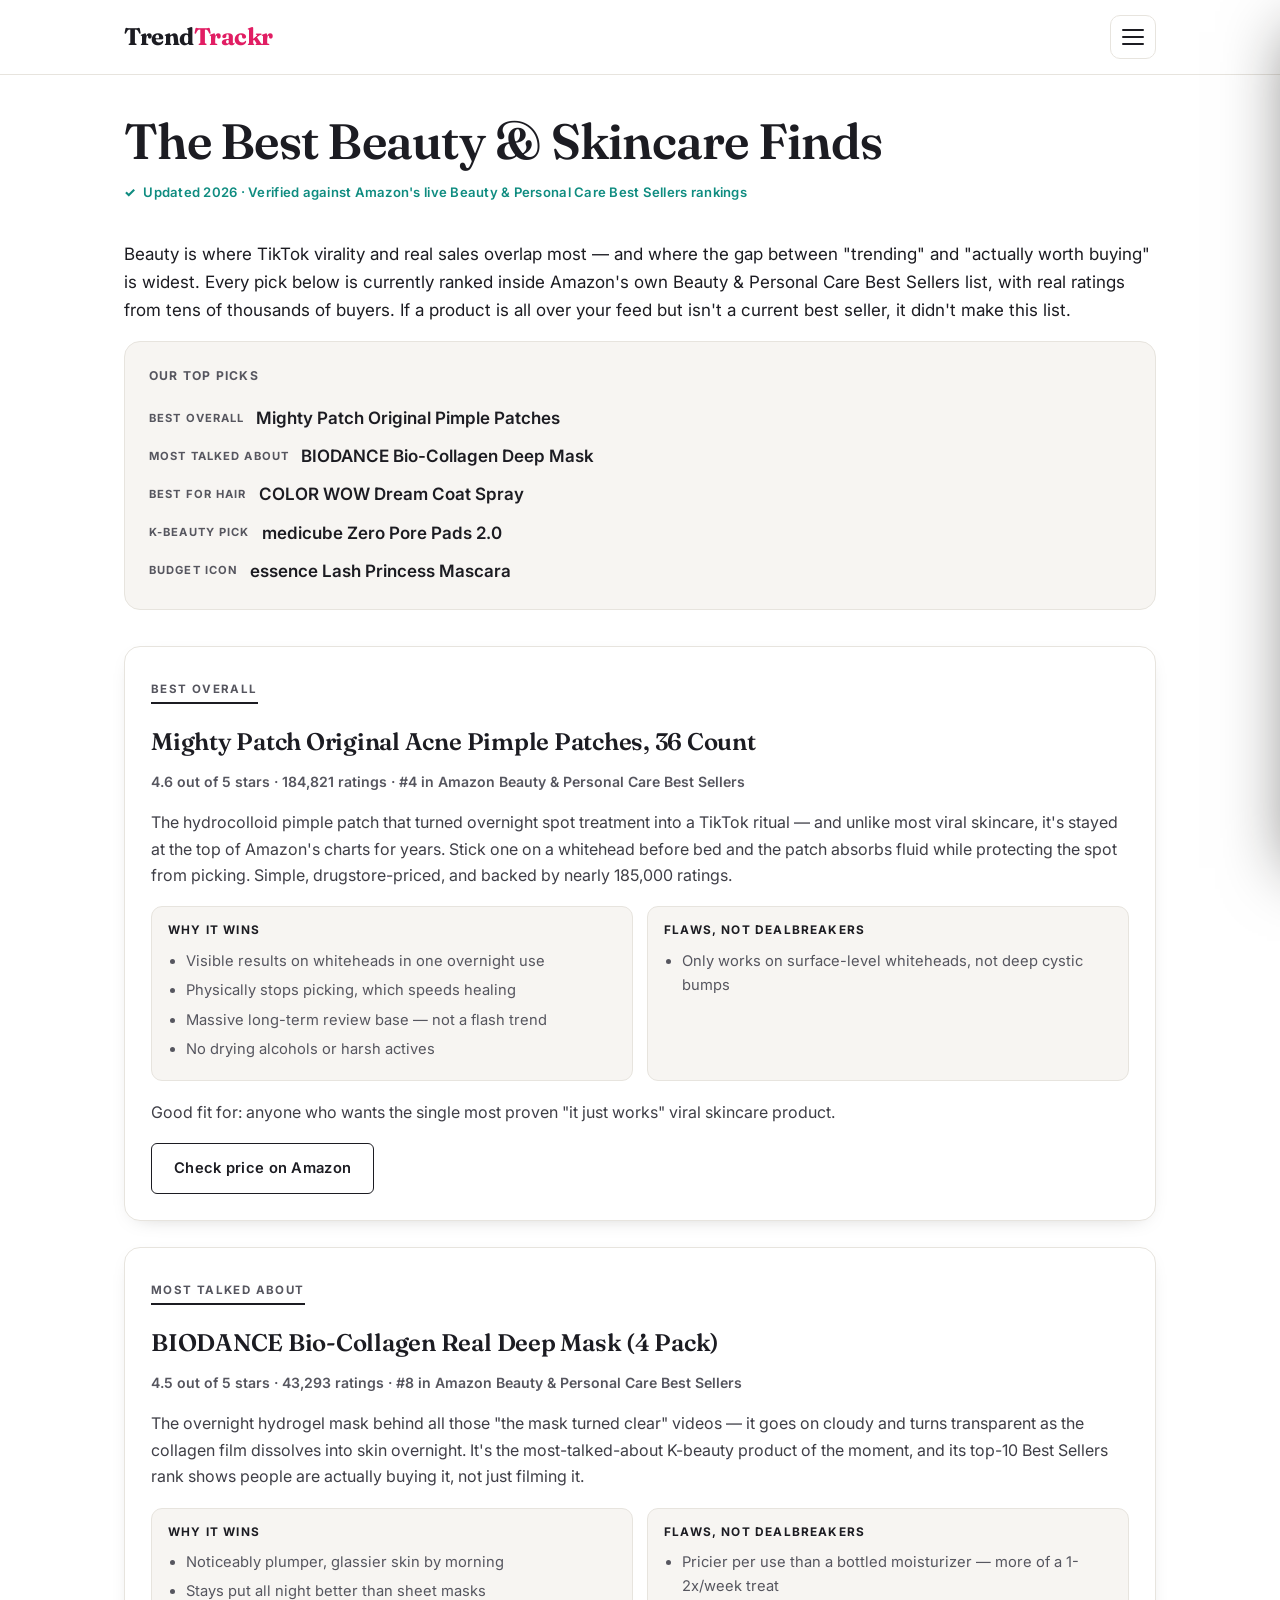
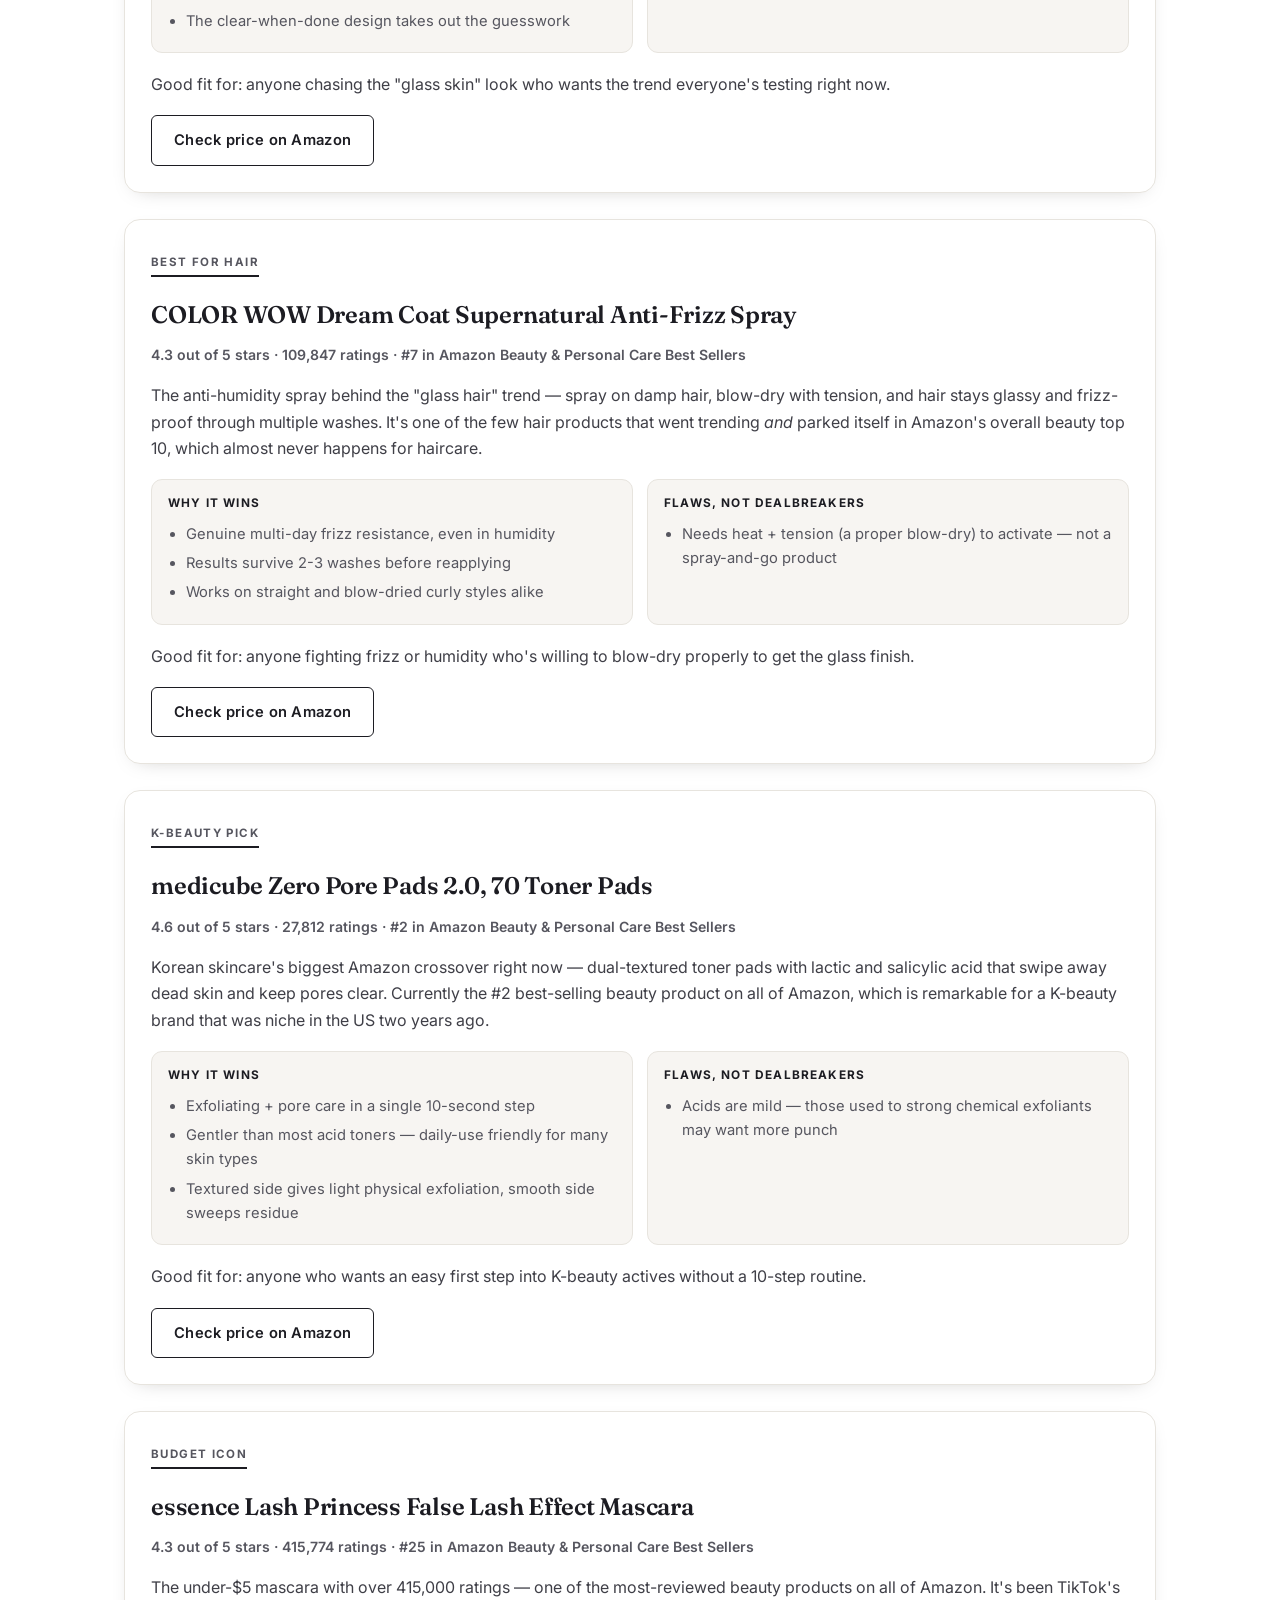
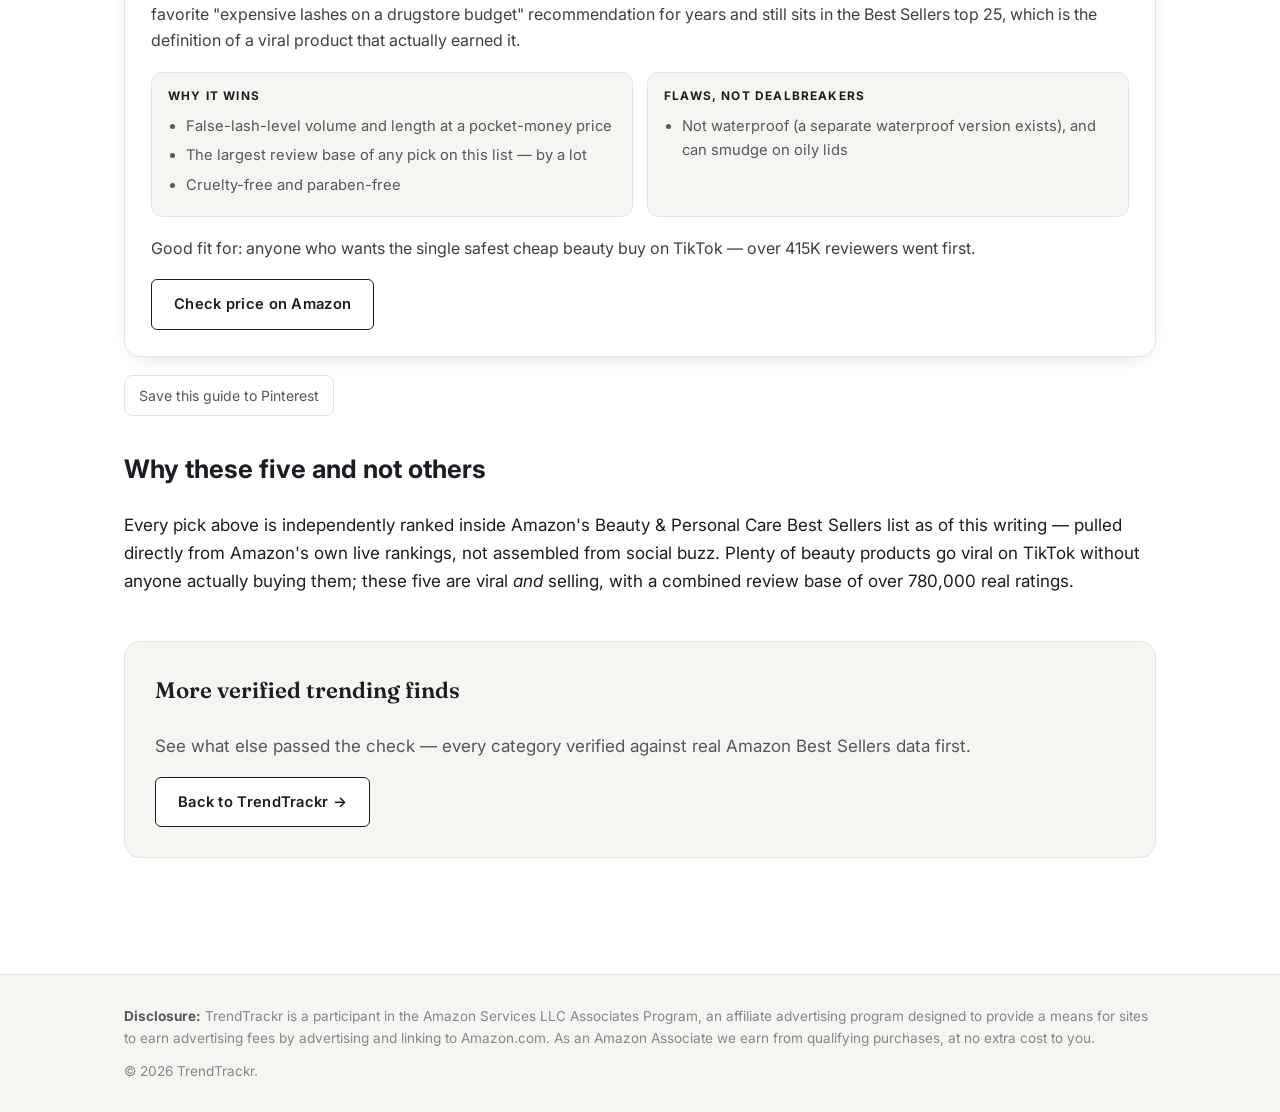
<file: articles/best-tiktok-viral-beauty-skincare.html>
<!DOCTYPE html>
<html lang="en"><head>
<meta charset="UTF-8">
<meta name="viewport" content="width=device-width, initial-scale=1.0">
<title>Best TikTok-Viral Beauty &amp; Skincare Finds (2026) | TrendTrackr</title>
<meta name="description" content="The TikTok-viral beauty and skincare products people are actually buying in 2026 — Mighty Patch, BIODANCE, COLOR WOW, medicube, and essence, all verified as current Amazon Best Sellers.">
<meta property="og:type" content="article">
<meta property="og:title" content="Best TikTok-Viral Beauty &amp; Skincare Finds (2026) | TrendTrackr">
<meta property="og:description" content="Mighty Patch, BIODANCE, COLOR WOW, medicube, and essence — all five independently verified as current Amazon Beauty Best Sellers, not just social buzz.">
<meta property="og:image" content="https://jcallahan10.github.io/trendtrackr/images/og-beauty-skincare.png">
<meta property="og:image:width" content="1200">
<meta property="og:image:height" content="630">
<meta property="og:url" content="https://jcallahan10.github.io/trendtrackr/articles/best-tiktok-viral-beauty-skincare.html">
<meta name="twitter:card" content="summary_large_image">
<meta name="twitter:title" content="Best TikTok-Viral Beauty &amp; Skincare Finds (2026) | TrendTrackr">
<meta name="twitter:description" content="Mighty Patch, BIODANCE, COLOR WOW, medicube, and essence — all verified as current Amazon Beauty Best Sellers.">
<meta name="twitter:image" content="https://jcallahan10.github.io/trendtrackr/images/og-beauty-skincare.png">
<link rel="stylesheet" href="../css/style.css">

<!-- ================= ANALYTICS TRACKERS ================= -->
<script async="" src="https://www.googletagmanager.com/gtag/js?id=G-QZNTTBBY76"></script>
<script>
  window.dataLayer = window.dataLayer || [];
  function gtag(){dataLayer.push(arguments);}
  gtag('js', new Date());
  gtag('config', 'G-QZNTTBBY76'); // Real GA4 property: TrendTrackr (created 2026-07-17)
</script>
<script>
  !function(e){if(!window.pintrk){window.pintrk=function(){window.pintrk.queue.push(
  Array.prototype.slice.call(arguments))};var n=window.pintrk;n.queue=[],n.version="3.0";
  var t=document.createElement("script");t.async=!0,t.src=e;var r=document.getElementsByTagName("script")[0];
  r.parentNode.insertBefore(t,r)}}("https://s.pinimg.com/ct/core.js");
  pintrk('load', 'PINTEREST_TAG_ID_PLACEHOLDER'); // TODO: swap for the real Pinterest tag ID once the business account's tag is generated
  pintrk('page');
</script>
<script>
  function ttTrack(eventName, label){
    if (typeof gtag === 'function') gtag('event', eventName, { link_label: label });
    if (typeof pintrk === 'function') pintrk('track', 'custom', { event_name: eventName, label: label });
  }
  window.addEventListener('DOMContentLoaded', function(){
    let maxScroll = 0;
    window.addEventListener('scroll', function(){
      const scrollable = document.body.scrollHeight - window.innerHeight;
      if (scrollable <= 0) return;
      const pct = Math.round((window.scrollY / scrollable) * 100);
      if (pct >= maxScroll + 25) { maxScroll = pct; ttTrack('scroll_depth', pct + '%'); }
    });
  });
</script>
<!-- /================= END ANALYTICS TRACKERS ================= -->
<link rel="canonical" href="https://jcallahan10.github.io/trendtrackr/articles/best-tiktok-viral-beauty-skincare.html">
<script type="application/ld+json">
{
  "@context": "https://schema.org",
  "@type": "Article",
  "headline": "Best TikTok-Viral Beauty & Skincare Finds (2026) | TrendTrackr",
  "description": "Mighty Patch, BIODANCE, COLOR WOW, medicube, and essence — all five independently verified as current Amazon Beauty Best Sellers, not just social buzz.",
  "image": [
    "https://jcallahan10.github.io/trendtrackr/images/pin-beauty-skincare.png",
    "https://jcallahan10.github.io/trendtrackr/images/og-beauty-skincare.png"
  ],
  "author": {
    "@type": "Organization",
    "name": "TrendTrackr",
    "url": "https://jcallahan10.github.io/trendtrackr/"
  },
  "publisher": {
    "@type": "Organization",
    "name": "TrendTrackr",
    "logo": {
      "@type": "ImageObject",
      "url": "https://jcallahan10.github.io/trendtrackr/images/logo.png"
    }
  },
  "mainEntityOfPage": {
    "@type": "WebPage",
    "@id": "https://jcallahan10.github.io/trendtrackr/articles/best-tiktok-viral-beauty-skincare.html"
  },
  "datePublished": "2026-07-18",
  "dateModified": "2026-07-29"
}
</script>
<script type="application/ld+json">
{
  "@context": "https://schema.org",
  "@type": "BreadcrumbList",
  "itemListElement": [
    {
      "@type": "ListItem",
      "position": 1,
      "name": "Home",
      "item": "https://jcallahan10.github.io/trendtrackr/"
    },
    {
      "@type": "ListItem",
      "position": 2,
      "name": "Beauty & Skincare",
      "item": "https://jcallahan10.github.io/trendtrackr/articles/best-tiktok-viral-beauty-skincare.html"
    }
  ]
}
</script>
</head>
<body>

<header class="site">
<div class="wrap">
<div class="logo"><a href="../index.html" style="color:inherit; text-decoration:none;">Trend<span>Trackr</span></a></div>
<input type="checkbox" id="nav-toggle" class="nav-toggle" aria-label="Toggle guide menu">
<label for="nav-toggle" class="nav-burger" aria-label="Open guide menu"><span></span><span></span><span></span></label>
<label for="nav-toggle" class="nav-scrim" aria-hidden="true"></label>
<nav class="site" aria-label="Guides">
<span class="nav-head">Browse guides</span>
<a href="../index.html">Home</a>
<a href="best-viral-water-bottles-tumblers.html">Water Bottles &amp; Tumblers</a>
<a href="best-tiktok-viral-home-organization.html">Home Organization</a>
<a href="best-tiktok-viral-tech-accessories.html">Tech Accessories</a>
<a href="best-tiktok-viral-kitchen-gadgets.html">Kitchen Gadgets</a>
<a href="best-tiktok-viral-travel-essentials.html">Travel Essentials</a>
<a href="best-tiktok-viral-pet-tech.html">Pet Tech</a>
<a href="best-tiktok-viral-home-gym-fitness.html">Home Gym &amp; Fitness</a>
<a href="best-tiktok-viral-cleaning-gadgets.html">Cleaning Gadgets</a>
<a href="best-tiktok-viral-car-accessories.html">Car Accessories</a>
</nav>
</div>
</header>

<main>
<article>
<h1>The Best Beauty &amp; Skincare Finds</h1>
<p class="meta">Updated 2026 · Verified against Amazon's live Beauty &amp; Personal Care Best Sellers rankings</p>

<p>Beauty is where TikTok virality and real sales overlap most — and where the gap between "trending" and "actually worth buying" is widest. Every pick below is currently ranked inside Amazon's own Beauty &amp; Personal Care Best Sellers list, with real ratings from tens of thousands of buyers. If a product is all over your feed but isn't a current best seller, it didn't make this list.</p>

<section class="quick-picks">
<h2>Our Top Picks</h2>
<ul>
<li><span class="qp-label">Best Overall</span> <a href="#mightypatch">Mighty Patch Original Pimple Patches</a></li>
<li><span class="qp-label">Most talked about</span> <a href="#biodance">BIODANCE Bio-Collagen Deep Mask</a></li>
<li><span class="qp-label">Best for Hair</span> <a href="#colorwow">COLOR WOW Dream Coat Spray</a></li>
<li><span class="qp-label">K-Beauty Pick</span> <a href="#medicube">medicube Zero Pore Pads 2.0</a></li>
<li><span class="qp-label">Budget Icon</span> <a href="#essence">essence Lash Princess Mascara</a></li>
</ul>
</section>

<div class="product" id="mightypatch">
<span class="pick-tag">Best Overall</span>
<h3><a href="https://www.amazon.com/dp/B074PVTPBW?tag=jcallahan1542-20" target="_blank" rel="nofollow sponsored noopener" style="color:inherit; text-decoration:none;" onclick="ttTrack('affiliate_click','mightypatch_title')">Mighty Patch Original Acne Pimple Patches, 36 Count</a></h3>
<p class="rating">4.6 out of 5 stars · 184,821 ratings · #4 in Amazon Beauty &amp; Personal Care Best Sellers</p>
<p>The hydrocolloid pimple patch that turned overnight spot treatment into a TikTok ritual — and unlike most viral skincare, it's stayed at the top of Amazon's charts for years. Stick one on a whitehead before bed and the patch absorbs fluid while protecting the spot from picking. Simple, drugstore-priced, and backed by nearly 185,000 ratings.</p>
<div class="pros-cons">
<div class="pros"><h4>Why it wins</h4><ul><li>Visible results on whiteheads in one overnight use</li><li>Physically stops picking, which speeds healing</li><li>Massive long-term review base — not a flash trend</li><li>No drying alcohols or harsh actives</li></ul></div>
<div class="cons"><h4>Flaws, not dealbreakers</h4><ul><li>Only works on surface-level whiteheads, not deep cystic bumps</li></ul></div>
</div>
<p class="price-note">Good fit for: anyone who wants the single most proven "it just works" viral skincare product.</p>
<a class="btn" href="https://www.amazon.com/dp/B074PVTPBW?tag=jcallahan1542-20" target="_blank" rel="nofollow sponsored noopener" onclick="ttTrack('affiliate_click','mightypatch_button')">Check price on Amazon</a>
</div>

<div class="product" id="biodance">
<span class="pick-tag">Most talked about</span>
<h3><a href="https://www.amazon.com/dp/B0B2RM68G2?tag=jcallahan1542-20" target="_blank" rel="nofollow sponsored noopener" style="color:inherit; text-decoration:none;" onclick="ttTrack('affiliate_click','biodance_title')">BIODANCE Bio-Collagen Real Deep Mask (4 Pack)</a></h3>
<p class="rating">4.5 out of 5 stars · 43,293 ratings · #8 in Amazon Beauty &amp; Personal Care Best Sellers</p>
<p>The overnight hydrogel mask behind all those "the mask turned clear" videos — it goes on cloudy and turns transparent as the collagen film dissolves into skin overnight. It's the most-talked-about K-beauty product of the moment, and its top-10 Best Sellers rank shows people are actually buying it, not just filming it.</p>
<div class="pros-cons">
<div class="pros"><h4>Why it wins</h4><ul><li>Noticeably plumper, glassier skin by morning</li><li>Stays put all night better than sheet masks</li><li>The clear-when-done design takes out the guesswork</li></ul></div>
<div class="cons"><h4>Flaws, not dealbreakers</h4><ul><li>Pricier per use than a bottled moisturizer — more of a 1-2x/week treat</li></ul></div>
</div>
<p class="price-note">Good fit for: anyone chasing the "glass skin" look who wants the trend everyone's testing right now.</p>
<a class="btn" href="https://www.amazon.com/dp/B0B2RM68G2?tag=jcallahan1542-20" target="_blank" rel="nofollow sponsored noopener" onclick="ttTrack('affiliate_click','biodance_button')">Check price on Amazon</a>
</div>

<div class="product" id="colorwow">
<span class="pick-tag">Best for Hair</span>
<h3><a href="https://www.amazon.com/dp/B07FJ783ZG?tag=jcallahan1542-20" target="_blank" rel="nofollow sponsored noopener" style="color:inherit; text-decoration:none;" onclick="ttTrack('affiliate_click','colorwow_title')">COLOR WOW Dream Coat Supernatural Anti-Frizz Spray</a></h3>
<p class="rating">4.3 out of 5 stars · 109,847 ratings · #7 in Amazon Beauty &amp; Personal Care Best Sellers</p>
<p>The anti-humidity spray behind the "glass hair" trend — spray on damp hair, blow-dry with tension, and hair stays glassy and frizz-proof through multiple washes. It's one of the few hair products that went trending <em>and</em> parked itself in Amazon's overall beauty top 10, which almost never happens for haircare.</p>
<div class="pros-cons">
<div class="pros"><h4>Why it wins</h4><ul><li>Genuine multi-day frizz resistance, even in humidity</li><li>Results survive 2-3 washes before reapplying</li><li>Works on straight and blow-dried curly styles alike</li></ul></div>
<div class="cons"><h4>Flaws, not dealbreakers</h4><ul><li>Needs heat + tension (a proper blow-dry) to activate — not a spray-and-go product</li></ul></div>
</div>
<p class="price-note">Good fit for: anyone fighting frizz or humidity who's willing to blow-dry properly to get the glass finish.</p>
<a class="btn" href="https://www.amazon.com/dp/B07FJ783ZG?tag=jcallahan1542-20" target="_blank" rel="nofollow sponsored noopener" onclick="ttTrack('affiliate_click','colorwow_button')">Check price on Amazon</a>
</div>

<div class="product" id="medicube">
<span class="pick-tag">K-Beauty Pick</span>
<h3><a href="https://www.amazon.com/dp/B09V7Z4TJG?tag=jcallahan1542-20" target="_blank" rel="nofollow sponsored noopener" style="color:inherit; text-decoration:none;" onclick="ttTrack('affiliate_click','medicube_title')">medicube Zero Pore Pads 2.0, 70 Toner Pads</a></h3>
<p class="rating">4.6 out of 5 stars · 27,812 ratings · #2 in Amazon Beauty &amp; Personal Care Best Sellers</p>
<p>Korean skincare's biggest Amazon crossover right now — dual-textured toner pads with lactic and salicylic acid that swipe away dead skin and keep pores clear. Currently the #2 best-selling beauty product on all of Amazon, which is remarkable for a K-beauty brand that was niche in the US two years ago.</p>
<div class="pros-cons">
<div class="pros"><h4>Why it wins</h4><ul><li>Exfoliating + pore care in a single 10-second step</li><li>Gentler than most acid toners — daily-use friendly for many skin types</li><li>Textured side gives light physical exfoliation, smooth side sweeps residue</li></ul></div>
<div class="cons"><h4>Flaws, not dealbreakers</h4><ul><li>Acids are mild — those used to strong chemical exfoliants may want more punch</li></ul></div>
</div>
<p class="price-note">Good fit for: anyone who wants an easy first step into K-beauty actives without a 10-step routine.</p>
<a class="btn" href="https://www.amazon.com/dp/B09V7Z4TJG?tag=jcallahan1542-20" target="_blank" rel="nofollow sponsored noopener" onclick="ttTrack('affiliate_click','medicube_button')">Check price on Amazon</a>
</div>

<div class="product" id="essence">
<span class="pick-tag">Budget Icon</span>
<h3><a href="https://www.amazon.com/dp/B00T0C9XRK?tag=jcallahan1542-20" target="_blank" rel="nofollow sponsored noopener" style="color:inherit; text-decoration:none;" onclick="ttTrack('affiliate_click','essence_title')">essence Lash Princess False Lash Effect Mascara</a></h3>
<p class="rating">4.3 out of 5 stars · 415,774 ratings · #25 in Amazon Beauty &amp; Personal Care Best Sellers</p>
<p>The under-$5 mascara with over 415,000 ratings — one of the most-reviewed beauty products on all of Amazon. It's been TikTok's favorite "expensive lashes on a drugstore budget" recommendation for years and still sits in the Best Sellers top 25, which is the definition of a viral product that actually earned it.</p>
<div class="pros-cons">
<div class="pros"><h4>Why it wins</h4><ul><li>False-lash-level volume and length at a pocket-money price</li><li>The largest review base of any pick on this list — by a lot</li><li>Cruelty-free and paraben-free</li></ul></div>
<div class="cons"><h4>Flaws, not dealbreakers</h4><ul><li>Not waterproof (a separate waterproof version exists), and can smudge on oily lids</li></ul></div>
</div>
<p class="price-note">Good fit for: anyone who wants the single safest cheap beauty buy on TikTok — over 415K reviewers went first.</p>
<a class="btn" href="https://www.amazon.com/dp/B00T0C9XRK?tag=jcallahan1542-20" target="_blank" rel="nofollow sponsored noopener" onclick="ttTrack('affiliate_click','essence_button')">Check price on Amazon</a>
</div>

<div style="margin: -8px 0 32px;">
<a href="https://www.pinterest.com/pin/create/button/?url=https://jcallahan10.github.io/trendtrackr/articles/best-tiktok-viral-beauty-skincare.html&amp;media=https://jcallahan10.github.io/trendtrackr/images/pin-beauty-skincare.png&amp;description=TikTok%20Viral%20Beauty%20%26%20Skincare%202026%3A%20Mighty%20Patch%2C%20BIODANCE%20collagen%20mask%2C%20COLOR%20WOW%20Dream%20Coat%2C%20medicube%20%26%20essence%20Lash%20Princess%20%E2%80%94%20all%20verified%20against%20real%20Amazon%20Best%20Seller%20rankings" target="_blank" rel="noopener" onclick="ttTrack('share_click','pinterest_pin_it_beauty')" style="display:inline-flex; align-items:center; gap:8px; color:var(--muted); text-decoration:none; font-size:0.88rem; border:1px solid var(--border); border-radius:8px; padding:8px 14px;">
   Save this guide to Pinterest
</a>
</div>

<h2>Why these five and not others</h2>
<p>Every pick above is independently ranked inside Amazon's Beauty &amp; Personal Care Best Sellers list as of this writing — pulled directly from Amazon's own live rankings, not assembled from social buzz. Plenty of beauty products go viral on TikTok without anyone actually buying them; these five are viral <em>and</em> selling, with a combined review base of over 780,000 real ratings.</p>

<div class="cta">
<h3>More verified trending finds</h3>
<p>See what else passed the check — every category verified against real Amazon Best Sellers data first.</p>
<a class="btn" href="../index.html">Back to TrendTrackr →</a>
</div>
</article>
</main>

<footer class="site">
<div class="wrap">
<p style="margin: 0 0 10px;"><strong>Disclosure:</strong> TrendTrackr is a participant in the Amazon Services LLC Associates Program, an affiliate advertising program designed to provide a means for sites to earn advertising fees by advertising and linking to Amazon.com. As an Amazon Associate we earn from qualifying purchases, at no extra cost to you.</p>
<p style="margin:0;">© 2026 TrendTrackr.</p>
</div>
</footer>



</body></html>
</file>
<file: css/style.css>
@import url('https://fonts.googleapis.com/css2?family=Fraunces:opsz,wght@9..144,400;9..144,500;9..144,600;9..144,700&family=Inter:wght@400;450;500;600;700&display=swap');

/* ============================================================
   TrendTrackr design system — v2 "editorial light"
   Modeled on high-traffic product-review sites (Wirecutter /
   The Strategist): white, image-forward, serif headlines, one
   confident accent, product photos up front, clear award badges.
   Variable NAMES are kept from v1 so existing inline styles keep
   working; only their VALUES changed (dark -> light).
   ============================================================ */

:root {
  --sans: 'Inter', system-ui, -apple-system, "Segoe UI", sans-serif;
  --serif: 'Fraunces', Georgia, 'Times New Roman', serif;

  /* surfaces */
  --bg: #ffffff;
  --bg-glow: #ffffff;
  --bg-alt: #f7f5f2;      /* warm off-white section band */
  --surface: #ffffff;
  --surface-2: #faf8f5;
  --tile: #f4f2ee;       /* product-photo tile background */

  /* ink */
  --fg: #1c1c22;          /* primary text */
  --ink: #1c1c22;
  --muted: #56565f;       /* secondary text */
  --muted-2: #86868f;

  /* brand + accents */
  --brand: #e11d63;       /* rose — primary brand + CTA */
  --brand-ink: #c01351;   /* darker rose for links/hover */
  --brand-2: #0f8c80;     /* teal — "verified / trust" accent */
  --cta: #e11d63;
  --cta-ink: #ffffff;
  --gold: #f0a413;        /* stars + "best overall" */

  /* lines + depth */
  --border: #e7e4de;
  --border-lift: #d8d4cc;
  --radius: 16px;
  --radius-sm: 11px;
  --shadow: 0 6px 22px -14px rgba(20,18,15,0.35);
  --shadow-lift: 0 18px 40px -22px rgba(20,18,15,0.45);
}

* { box-sizing: border-box; }

html { scroll-behavior: smooth; }

body {
  margin: 0;
  background: var(--bg);
  color: var(--fg);
  font-family: var(--sans);
  font-size: 17px;
  line-height: 1.65;
  -webkit-font-smoothing: antialiased;
  text-rendering: optimizeLegibility;
}

.wrap { max-width: 1080px; margin: 0 auto; padding: 0 24px; }
a { color: var(--brand-ink); }

/* ---------- Header ---------- */
header.site {
  border-bottom: 1px solid var(--border);
  position: sticky; top: 0; z-index: 30;
  background: rgba(255,255,255,0.9);
  backdrop-filter: saturate(1.2) blur(10px);
}
header.site .wrap {
  display: flex; align-items: center; justify-content: space-between;
  padding: 15px 24px; flex-wrap: wrap; gap: 10px 26px;
}
.logo {
  font-family: var(--serif); font-weight: 700; font-size: 1.5rem;
  letter-spacing: -0.02em; color: var(--ink);
}
.logo span { color: var(--brand); }
/* ---- Hamburger + right-side slide-out drawer nav ---- */
.nav-toggle { position: absolute; width: 1px; height: 1px; opacity: 0; }
.nav-burger {
  display: inline-flex; flex-direction: column; justify-content: center; gap: 5px;
  width: 46px; height: 44px; padding: 0 11px; margin-left: auto; cursor: pointer;
  border: 1px solid var(--border); border-radius: 10px; background: #fff;
  transition: border-color .15s ease;
}
.nav-burger:hover { border-color: var(--border-lift); }
.nav-burger span { display: block; height: 2px; width: 100%; background: var(--ink); border-radius: 2px; transition: transform .25s ease, opacity .2s ease; }

nav.site {
  position: fixed; top: 0; right: 0; z-index: 60;
  height: 100vh; width: min(330px, 86vw);
  background: #fff; border-left: 1px solid var(--border);
  box-shadow: -24px 0 60px -32px rgba(20,18,15,0.5);
  display: flex; flex-direction: column; gap: 2px;
  padding: 80px 20px 28px; overflow-y: auto;
  transform: translateX(100%); transition: transform .3s cubic-bezier(.4,0,.2,1);
}
.nav-head { font-size: 0.7rem; font-weight: 700; text-transform: uppercase; letter-spacing: 0.12em; color: var(--muted-2); padding: 0 12px 10px; }
nav.site a {
  color: var(--ink); text-decoration: none; font-weight: 500; font-size: 1rem;
  padding: 12px; border-radius: 9px; transition: background .15s ease, color .15s ease;
}
nav.site a:hover { background: var(--bg-alt); color: var(--brand-ink); }

.nav-scrim {
  position: fixed; inset: 0; z-index: 55; background: rgba(20,18,15,0.4);
  opacity: 0; pointer-events: none; transition: opacity .3s ease; cursor: pointer;
}
.nav-toggle:checked ~ nav.site { transform: translateX(0); }
.nav-toggle:checked ~ .nav-scrim { opacity: 1; pointer-events: auto; }
.nav-toggle:checked ~ .nav-burger span:nth-child(1) { transform: translateY(7px) rotate(45deg); }
.nav-toggle:checked ~ .nav-burger span:nth-child(2) { opacity: 0; }
.nav-toggle:checked ~ .nav-burger span:nth-child(3) { transform: translateY(-7px) rotate(-45deg); }

/* ---------- Main / hero ---------- */
main { max-width: 1080px; margin: 0 auto; padding: 40px 24px 96px; }

.hero { padding: 26px 0 30px; border-bottom: 1px solid var(--border); margin-bottom: 40px; }
.hero .eyebrow {
  display: inline-block; font-family: var(--sans); font-weight: 700;
  font-size: 0.74rem; letter-spacing: 0.14em; text-transform: uppercase;
  color: var(--brand); margin-bottom: 14px;
}
.hero h1, article h1 {
  font-family: var(--serif); font-weight: 600;
  font-size: clamp(2.1rem, 5vw, 3.1rem); letter-spacing: -0.015em;
  line-height: 1.08; margin: 0 0 14px; color: var(--ink);
}
.hero p { color: var(--muted); font-size: 1.14rem; max-width: 640px; margin: 0; }

article h1 { margin-bottom: 8px; }
p.meta {
  color: var(--brand-2); font-weight: 600; font-size: 0.82rem;
  letter-spacing: 0.02em; margin: 0 0 20px;
  display: inline-flex; align-items: center; gap: 7px;
}
p.meta::before { content: "✓"; font-weight: 800; }
.byline { color: var(--muted); font-size: 1.02rem; margin: 0 0 24px; max-width: 680px; }
.byline strong { color: var(--ink); font-weight: 600; }

/* ---------- FTC disclosure ---------- */
section.disclosure, .disclosure-inline {
  background: var(--bg-alt); border: 1px solid var(--border);
  border-left: 3px solid var(--brand);
  border-radius: var(--radius-sm); padding: 12px 16px;
  font-size: 0.85rem; color: var(--muted); margin-bottom: 30px;
}
.disclosure-inline { margin: 0 0 26px; }

/* ---------- Section intro on homepage ---------- */
.section-head { margin: 6px 0 6px; }
.section-head h2 {
  font-family: var(--serif); font-weight: 600; font-size: 1.7rem;
  letter-spacing: -0.01em; margin: 0 0 4px; color: var(--ink);
}

/* ---------- Homepage cards ---------- */
.grid {
  display: grid; grid-template-columns: repeat(auto-fill, minmax(300px, 1fr));
  gap: 26px; margin-top: 22px;
}
.card {
  background: var(--surface);
  border: 1px solid var(--border); border-radius: var(--radius);
  overflow: hidden; display: flex; flex-direction: column;
  box-shadow: var(--shadow); transition: transform .18s ease, box-shadow .18s ease, border-color .18s ease;
}
.card:hover { transform: translateY(-5px); box-shadow: var(--shadow-lift); border-color: var(--border-lift); }
.card-media {
  display: block; aspect-ratio: 16 / 10; background: var(--tile);
  border-bottom: 1px solid var(--border); position: relative; overflow: hidden;
}
.card-media img {
  width: 100%; height: 100%; object-fit: contain; padding: 20px;
  transition: transform .3s ease;
}
.card:hover .card-media img { transform: scale(1.04); }
.card-body { padding: 20px 22px 24px; display: flex; flex-direction: column; gap: 9px; flex-grow: 1; }
.card-eyebrow {
  font-family: var(--sans); font-size: 0.7rem; font-weight: 700;
  letter-spacing: 0.1em; text-transform: uppercase; color: var(--brand);
}
.card h3 {
  font-family: var(--serif); font-weight: 600; margin: 0;
  font-size: 1.28rem; line-height: 1.2; letter-spacing: -0.01em; color: var(--ink);
}
.card a h3 { transition: color .15s ease; }
.card a:hover h3 { color: var(--brand-ink); }
.card .rating { color: var(--muted); font-size: 0.86rem; font-weight: 500; margin: 0; }
.card p { color: var(--muted); font-size: 0.95rem; margin: 0; flex-grow: 1; }
.card .btn { margin-top: 6px; }

/* ---------- CTA buttons ---------- */
.btn {
  display: inline-flex; align-items: center; justify-content: center; gap: 8px;
  background: #fff; color: var(--ink);
  text-decoration: none; font-family: var(--sans); font-weight: 600;
  padding: 12px 22px; border-radius: 6px; font-size: 0.92rem;
  text-align: center; min-height: 46px; border: 1.5px solid var(--ink); cursor: pointer;
  letter-spacing: 0.02em;
  transition: background .15s ease, color .15s ease;
}
.btn:hover { background: var(--ink); color: #fff; }
.btn:active { transform: translateY(1px); }
.btn--block { width: 100%; }
.btn--sm { padding: 9px 15px; min-height: 40px; font-size: 0.86rem; border-radius: 9px; box-shadow: none; }
.btn--ghost {
  background: #fff; color: var(--ink); border: 1.5px solid var(--border-lift); box-shadow: none;
}
.btn--ghost:hover { border-color: var(--ink); filter: none; }
.cta-note { color: var(--muted-2); font-size: 0.8rem; margin: 8px 0 0; text-align: center; }

/* ---------- Award badges ---------- */
.badge {
  display: inline-block; font-family: var(--sans); font-size: 0.72rem; font-weight: 700;
  letter-spacing: 0.12em; text-transform: uppercase; padding: 0 0 3px;
  color: var(--muted); background: transparent; vertical-align: middle;
  border-bottom: 2px solid var(--ink);
}
.badge--overall, .badge--premium, .badge--value, .badge--budget { background: transparent; color: var(--muted); }

/* ---------- Quick Picks ---------- */
section.quick-picks {
  background: var(--bg-alt);
  border: 1px solid var(--border); border-radius: var(--radius);
  padding: 24px; margin: 8px 0 36px;
}
section.quick-picks > h2 {
  font-family: var(--sans); margin: 0 0 18px; font-size: 0.76rem; color: var(--muted);
  text-transform: uppercase; letter-spacing: 0.1em; font-weight: 700;
}
.qp-grid { display: grid; grid-template-columns: repeat(auto-fit, minmax(190px, 1fr)); gap: 16px; }
.qp-card {
  background: #fff; border: 1px solid var(--border); border-radius: var(--radius-sm);
  padding: 14px; display: flex; flex-direction: column; gap: 9px;
  box-shadow: var(--shadow); transition: transform .16s ease, box-shadow .16s ease;
}
.qp-card:hover { transform: translateY(-3px); box-shadow: var(--shadow-lift); }
.qp-thumb {
  display: block; aspect-ratio: 1 / 1; background: var(--tile);
  border: 1px solid var(--border); border-radius: 9px; overflow: hidden;
}
.qp-thumb img { width: 100%; height: 100%; object-fit: contain; padding: 12px; }
.qp-card .qp-name { font-family: var(--serif); font-weight: 600; font-size: 1.04rem; line-height: 1.24; color: var(--ink); }
.qp-card .qp-why { color: var(--muted); font-size: 0.85rem; flex-grow: 1; margin: 0; }
section.quick-picks ul { list-style: none; padding: 0; margin: 0; display: flex; flex-direction: column; gap: 10px; }
section.quick-picks li { display: flex; align-items: center; gap: 6px; flex-wrap: wrap; }
section.quick-picks a { color: var(--ink); text-decoration: none; font-weight: 600; }
section.quick-picks a:hover { color: var(--brand-ink); }
.qp-label {
  display: inline-block; background: transparent; color: var(--muted);
  font-size: 0.7rem; font-weight: 700; padding: 0;
  margin-right: 6px; text-transform: uppercase; letter-spacing: 0.1em;
}

/* ---------- Comparison table ---------- */
.compare-wrap { overflow-x: auto; margin: 0 0 38px; border: 1px solid var(--border); border-radius: var(--radius); box-shadow: var(--shadow); }
table.compare { width: 100%; border-collapse: collapse; min-width: 620px; font-size: 0.92rem; background: #fff; }
table.compare th, table.compare td { padding: 14px 16px; text-align: left; border-bottom: 1px solid var(--border); vertical-align: middle; }
table.compare thead th { background: var(--bg-alt); color: var(--muted); font-size: 0.72rem; text-transform: uppercase; letter-spacing: 0.06em; font-weight: 700; }
table.compare tbody tr:last-child td { border-bottom: 0; }
table.compare tbody tr:hover { background: var(--surface-2); }
table.compare .c-name { font-weight: 600; color: var(--ink); }
.c-name .c-thumb {
  display: inline-block; width: 46px; height: 46px; border-radius: 8px;
  background: var(--tile); border: 1px solid var(--border);
  vertical-align: middle; margin-right: 11px; overflow: hidden;
}
.c-name .c-thumb img { width: 100%; height: 100%; object-fit: contain; padding: 5px; }
table.compare .c-rating { white-space: nowrap; color: var(--muted); font-weight: 500; }
table.compare .c-rating .stars { color: var(--gold); }

/* ---------- Product blocks ---------- */
.product {
  background: #fff;
  border: 1px solid var(--border); border-radius: var(--radius);
  padding: 26px; margin-bottom: 26px; scroll-margin-top: 90px;
  box-shadow: var(--shadow); transition: box-shadow .18s ease, border-color .18s ease;
}
.product:hover { box-shadow: var(--shadow-lift); border-color: var(--border-lift); }

/* two-column layout only when a product image is present */
.product:has(.product-media) { display: grid; grid-template-columns: 290px 1fr; gap: 30px; align-items: start; }
.product-media {
  position: sticky; top: 96px;
  background: var(--tile); border: 1px solid var(--border); border-radius: var(--radius-sm);
  aspect-ratio: 1 / 1; overflow: hidden; display: flex; align-items: center; justify-content: center;
}
.product-media img { width: 100%; height: 100%; object-fit: contain; padding: 22px; }
.product-body { min-width: 0; }

.product .rank { display: none; }
.pick-tag {
  display: inline-block; background: transparent;
  color: var(--muted); font-family: var(--sans); font-weight: 700; font-size: 0.72rem; padding: 0 0 3px;
  border-bottom: 2px solid var(--ink); margin-bottom: 12px; text-transform: uppercase; letter-spacing: 0.12em;
}
.product h3 { font-family: var(--serif); font-weight: 600; margin: 12px 0 8px; font-size: 1.5rem; line-height: 1.18; letter-spacing: -0.01em; color: var(--ink); }
.product-body > .rank + .badge { margin-bottom: 0; }
.rating { color: var(--muted); font-size: 0.92rem; margin-bottom: 14px; font-weight: 500; }
.rating .stars, .rating::first-letter { }
.rating { }
.product .rating { color: var(--muted); font-weight: 600; font-size: 0.88rem; }
.product .rating .rating-count { color: var(--muted-2); font-weight: 500; }
.verdict {
  color: var(--ink); font-size: 1.12rem; font-weight: 500; margin: 0 0 14px;
  font-family: var(--serif); font-style: italic; line-height: 1.4;
}
.product p { color: #3f3f47; font-size: 1rem; }

.pros-cons { display: grid; grid-template-columns: 1fr 1fr; gap: 14px; margin: 18px 0; }
.pros, .cons { background: var(--bg-alt); border: 1px solid var(--border); border-radius: var(--radius-sm); padding: 14px 16px; }
.pros h4, .cons h4 { font-family: var(--sans); font-size: 0.74rem; text-transform: uppercase; letter-spacing: 0.1em; margin: 0 0 8px; color: var(--ink); }
.pros ul, .cons ul { margin: 0; padding-left: 18px; color: var(--muted); font-size: 0.92rem; }
.pros li, .cons li { margin-bottom: 5px; }

.price-note { color: var(--muted); font-size: 0.92rem; margin: 4px 0 18px; }
.price-note strong { color: var(--ink); }
.buy-row { display: flex; flex-direction: column; align-items: stretch; gap: 4px; }

/* ---------- Trust: how we picked ---------- */
.how-we-picked {
  background: var(--bg-alt); border: 1px solid var(--border); border-radius: var(--radius);
  padding: 24px 26px; margin: 10px 0 36px;
}
.how-we-picked h2 { font-family: var(--serif); font-weight: 600; margin: 0 0 10px; font-size: 1.3rem; color: var(--ink); }
.how-we-picked p { color: var(--muted); font-size: 0.97rem; margin: 0 0 8px; }

/* ---------- TOC ---------- */
article h2.section { font-family: var(--serif); font-weight: 600; font-size: 1.5rem; letter-spacing: -0.01em; margin: 38px 0 14px; }
.toc { display: flex; flex-wrap: wrap; gap: 8px; margin: 0 0 32px; }
.toc a {
  font-size: 0.85rem; font-weight: 500; color: var(--muted); text-decoration: none;
  border: 1px solid var(--border); border-radius: 999px; padding: 7px 14px; background: #fff;
  transition: color .15s ease, border-color .15s ease, background .15s ease;
}
.toc a:hover { color: var(--brand-ink); border-color: var(--border-lift); background: var(--bg-alt); }

/* ---------- Closing CTA + Pinterest ---------- */
.cta {
  margin-top: 46px; background: var(--bg-alt);
  border: 1px solid var(--border); border-radius: var(--radius); padding: 30px;
}
.cta h3 { font-family: var(--serif); font-weight: 600; font-size: 1.4rem; margin-top: 0; color: var(--ink); }
.cta p { color: var(--muted); }
.pin-save {
  display: inline-flex; align-items: center; gap: 8px; color: var(--muted);
  text-decoration: none; font-size: 0.9rem; font-weight: 500; border: 1px solid var(--border);
  border-radius: 10px; padding: 10px 16px; background: #fff;
  transition: border-color .15s ease, color .15s ease;
}
.pin-save:hover { color: var(--brand-ink); border-color: var(--border-lift); }

/* ---------- Footer ---------- */
footer.site { border-top: 1px solid var(--border); padding: 30px 0; color: var(--muted-2); font-size: 0.85rem; background: var(--bg-alt); margin-top: 20px; }
footer.site .wrap p { margin: 0 0 10px; }
footer.site strong { color: var(--muted); }

/* ---------- Responsive ---------- */
@media (max-width: 760px) {
  body { font-size: 16px; }
  .product:has(.product-media) { grid-template-columns: 1fr; gap: 18px; }
  .product-media { position: static; aspect-ratio: 16 / 10; max-width: 340px; }
}
@media (max-width: 600px) {
  main { padding: 28px 18px 76px; }
  .wrap { padding: 0 18px; }
  header.site .wrap { padding: 13px 18px; }
  .pros-cons { grid-template-columns: 1fr; }
  .qp-grid { grid-template-columns: 1fr 1fr; }
  .btn { width: 100%; }
}

/* ---------- v3 "quiet authority" additions (Wirecutter/Strategist study) ---------- */

/* thick editorial rule above article section headings */
.how-we-picked h2, article h2.section {
  border-top: 3px solid var(--ink); padding-top: 14px;
}

/* "What makes a good pick" criteria box */
.criteria {
  background: var(--bg-alt); border: 1px solid var(--border); border-radius: var(--radius);
  padding: 24px 26px 16px; margin: 6px 0 36px;
}
.criteria > h2 {
  font-family: var(--serif); font-weight: 600; font-size: 1.3rem;
  margin: 0 0 16px; color: var(--ink);
}
.criteria-grid { display: grid; grid-template-columns: 1fr 1fr; gap: 6px 28px; }
.criterion { padding: 0 0 12px; }
.criterion h4 {
  font-family: var(--sans); font-size: 0.95rem; font-weight: 700; margin: 0 0 4px;
  color: var(--ink); display: flex; align-items: baseline; gap: 8px;
}
.criterion h4::before { content: "\2713"; color: var(--brand-2); font-weight: 800; }
.criterion p { color: var(--muted); font-size: 0.9rem; margin: 0; line-height: 1.5; }
@media (max-width: 600px) { .criteria-grid { grid-template-columns: 1fr; } }

/* quieter star row on homepage cards */
.card .rating { font-size: 0.82rem; color: var(--muted-2); }
</file>
